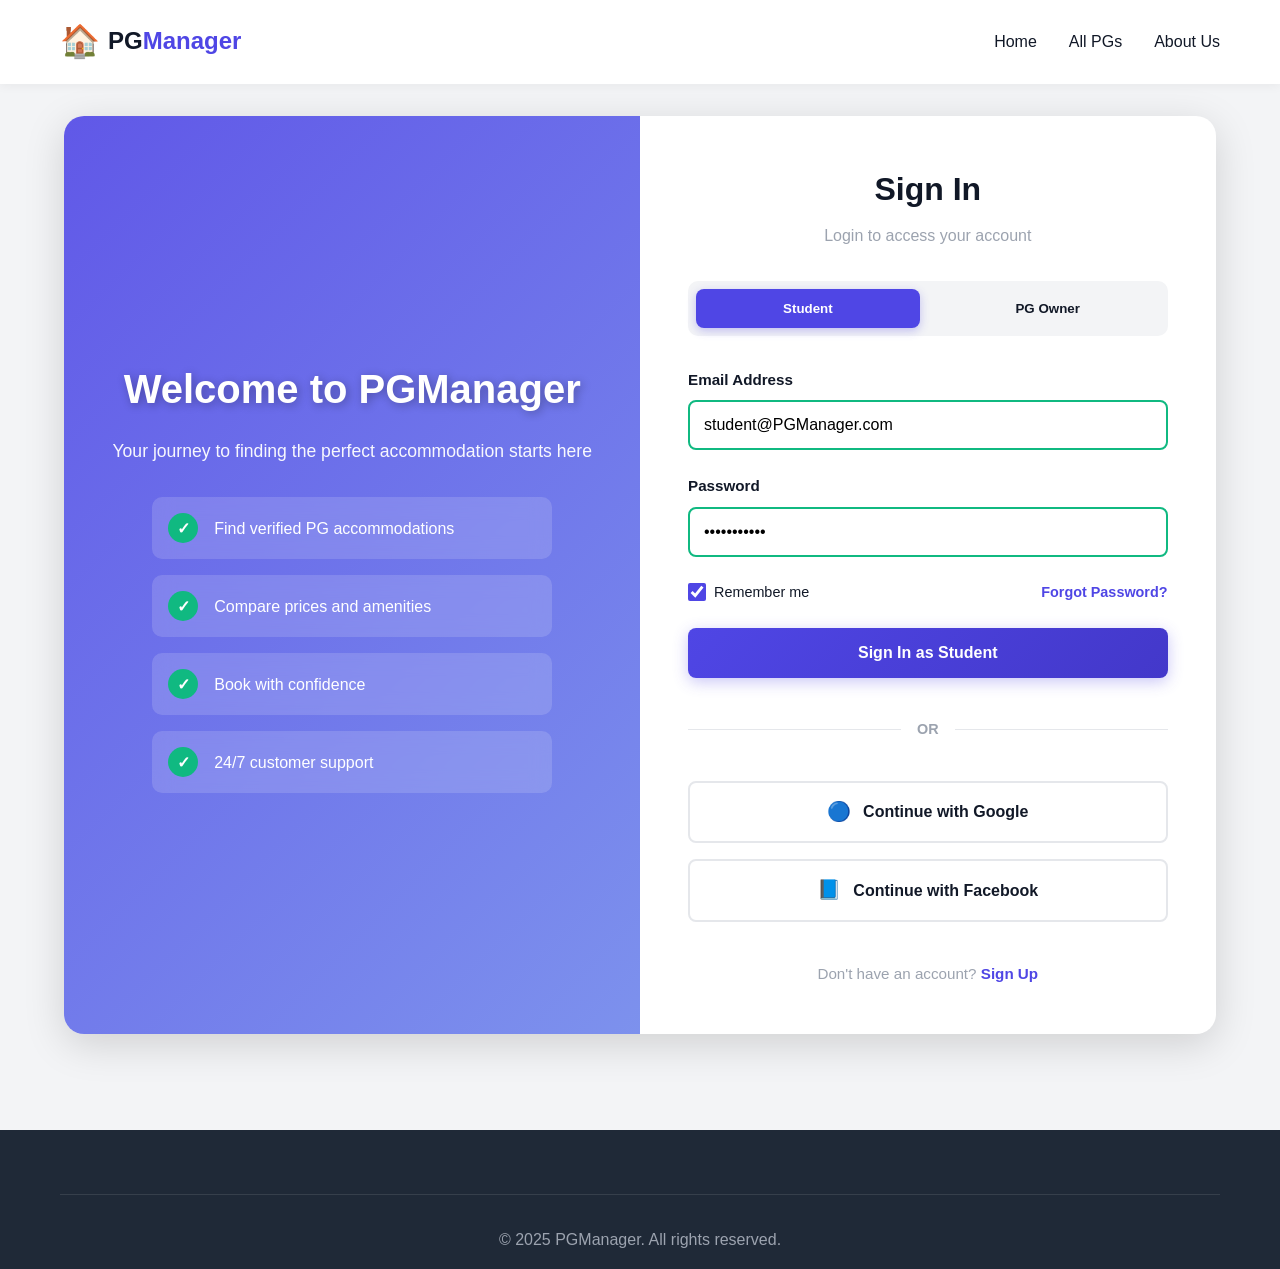
<file: login.html>
<!DOCTYPE html>
<html lang="en">
<head>
    <meta charset="UTF-8">
    <meta name="viewport" content="width=device-width, initial-scale=1.0">
    <title>Login - PGManager</title>
    <link rel="stylesheet" href="assets/css/style.css">
    <link rel="stylesheet" href="assets/css/login.css">
    <link rel="shortcut icon" href="assets\images\house.png" type="image/x-icon">

</head>
<body>
    <nav class="navbar glass">
        <div class="container">
            <div class="nav-wrapper">
                <div class="logo">
                    <a href="index.html">
                        <span class="logo-icon">🏠</span>
                        <span class="logo-text">PG<span class="highlight">Manager</span></span>
                    </a>
                </div>
                <ul class="nav-links">
                    <li><a href="index.html">Home</a></li>
                    <li><a href="pgs.html">All PGs</a></li>
                    <li><a href="about.html">About Us</a></li>
                </ul>
            </div>
        </div>
    </nav>

    <section class="login-section">
        <div class="login-container">
            <div class="login-grid">
                <div class="login-image">
                    <div class="image-overlay">
                        <h2>Welcome to PGManager</h2>
                        <p>Your journey to finding the perfect accommodation starts here</p>
                        <div class="features-list">
                            <div class="feature-item">
                                <div class="check-icon">✓</div>
                                <span>Find verified PG accommodations</span>
                            </div>
                            <div class="feature-item">
                                <div class="check-icon">✓</div>
                                <span>Compare prices and amenities</span>
                            </div>
                            <div class="feature-item">
                                <div class="check-icon">✓</div>
                                <span>Book with confidence</span>
                            </div>
                            <div class="feature-item">
                                <div class="check-icon">✓</div>
                                <span>24/7 customer support</span>
                            </div>
                        </div>
                    </div>
                </div>

                <div class="login-form-container">
                    <div class="form-header">
                        <h1>Sign In</h1>
                        <p>Login to access your account</p>
                    </div>

                    <div class="role-toggle">
                        <button type="button" class="role-btn active" onclick="window.location.href='student-dashboard.html'">Student</button>
                        <button type="button" class="role-btn" onclick="window.location.href='owner-dashboard.html'">PG Owner</button>
                    </div>

                    <form class="login-form" action="student-dashboard.html" method="get">
                        <div class="form-group">
                            <label for="email">Email Address</label>
                            <input type="email" id="email" name="email" placeholder="Enter your email" value="student@PGManager.com" required>
                        </div>

                        <div class="form-group">
                            <label for="password">Password</label>
                            <input type="password" id="password" name="password" placeholder="Enter your password" value="password123" required>
                        </div>

                        <div class="form-options">
                            <label class="checkbox-label">
                                <input type="checkbox" name="remember" checked>
                                Remember me
                            </label>
                            <a href="#" class="forgot-link">Forgot Password?</a>
                        </div>

                        <button type="submit" class="btn-submit">Sign In as Student</button>

                        <div class="divider">
                            <span>OR</span>
                        </div>

                        <div class="social-login">
                            <a href="student-dashboard.html" class="social-btn">
                                <span>🔵</span> Continue with Google
                            </a>
                            <a href="student-dashboard.html" class="social-btn">
                                <span>📘</span> Continue with Facebook
                            </a>
                        </div>

                        <p class="signup-link">
                            Don't have an account? <a href="#">Sign Up</a>
                        </p>
                    </form>
                </div>
            </div>
        </div>
    </section>

    <footer class="footer">
        <div class="container">
            <div class="footer-bottom">
                <p>&copy; 2025 PGManager. All rights reserved.</p>
            </div>
        </div>
    </footer>
</body>
</html>
</file>
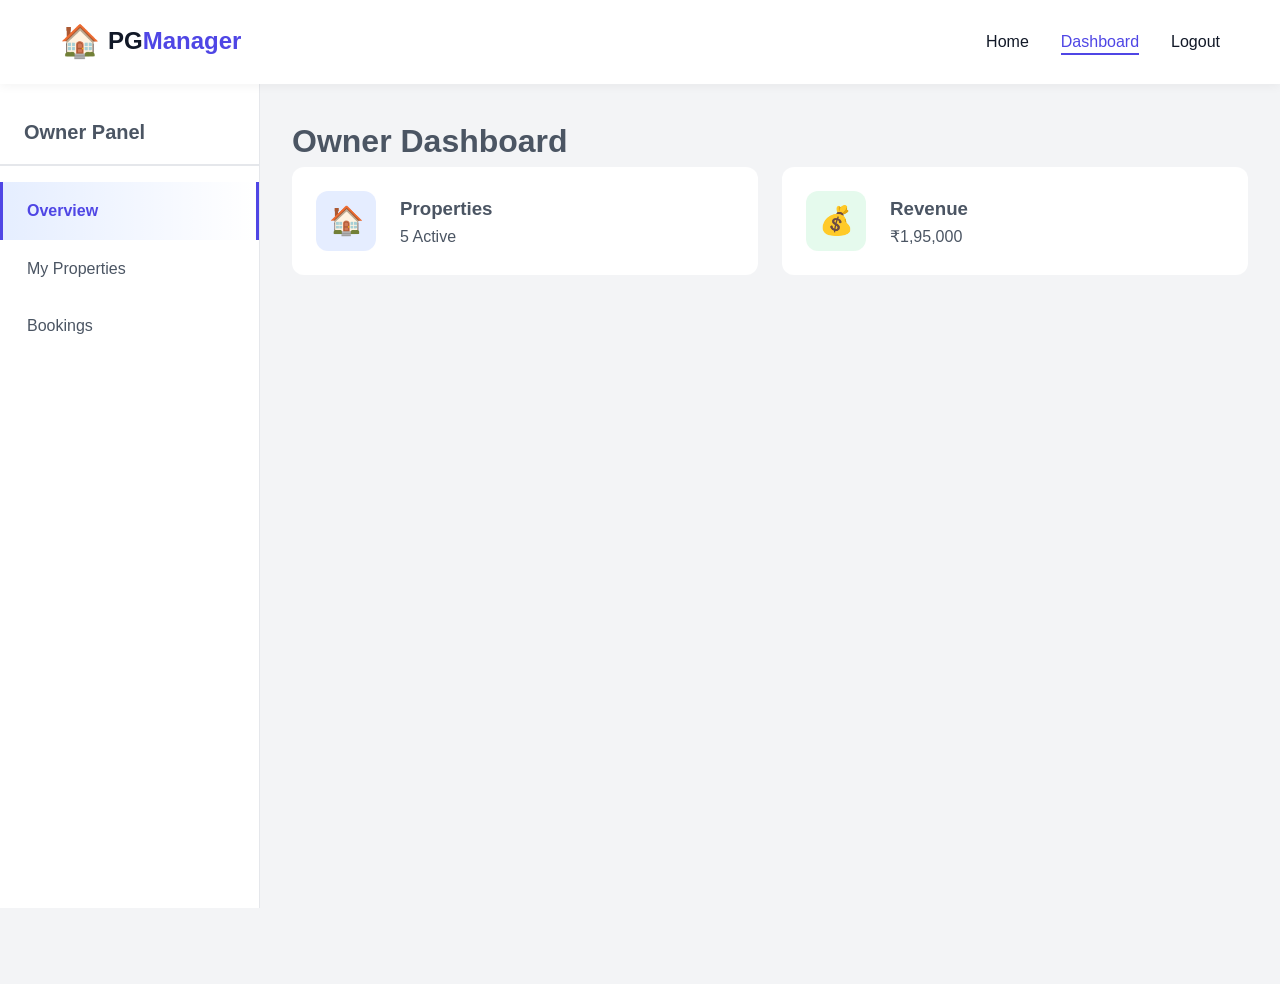
<file: owner-dashboard.html>
<!DOCTYPE html>
<html lang="en">
<head>
    <meta charset="UTF-8">
    <title>Owner Dashboard - PGManager</title>
    <link rel="stylesheet" href="assets/css/style.css">
    <link rel="stylesheet" href="assets/css/dashboard.css">
    <link rel="shortcut icon" href="assets\images\house.png" type="image/x-icon">

</head>
<body>
    <nav class="navbar glass">
        <div class="container">
            <div class="nav-wrapper">
                <div class="logo"><a href="index.html"><span class="logo-icon">🏠</span><span class="logo-text">PG<span class="highlight">Manager</span></span></a></div>
                <ul class="nav-links">
                    <li><a href="index.html">Home</a></li>
                    <li><a href="owner-dashboard.html" class="active">Dashboard</a></li>
                    <li><a href="index.html">Logout</a></li>
                </ul>
            </div>
        </div>
    </nav>
    <div class="dashboard-layout">
        <aside class="dashboard-sidebar">
            <div class="sidebar-header"><h3>Owner Panel</h3></div>
            <nav class="sidebar-nav">
                <a href="#" class="nav-item active">Overview</a>
                <a href="#" class="nav-item">My Properties</a>
                <a href="#" class="nav-item">Bookings</a>
            </nav>
        </aside>
        <main class="dashboard-main">
            <h1>Owner Dashboard</h1>
            <div class="stats-grid">
                <div class="stat-card"><div class="stat-icon blue">🏠</div><div><h3>Properties</h3><p>5 Active</p></div></div>
                <div class="stat-card"><div class="stat-icon green">💰</div><div><h3>Revenue</h3><p>₹1,95,000</p></div></div>
            </div>
        </main>
    </div>
</body>
</html>
</file>
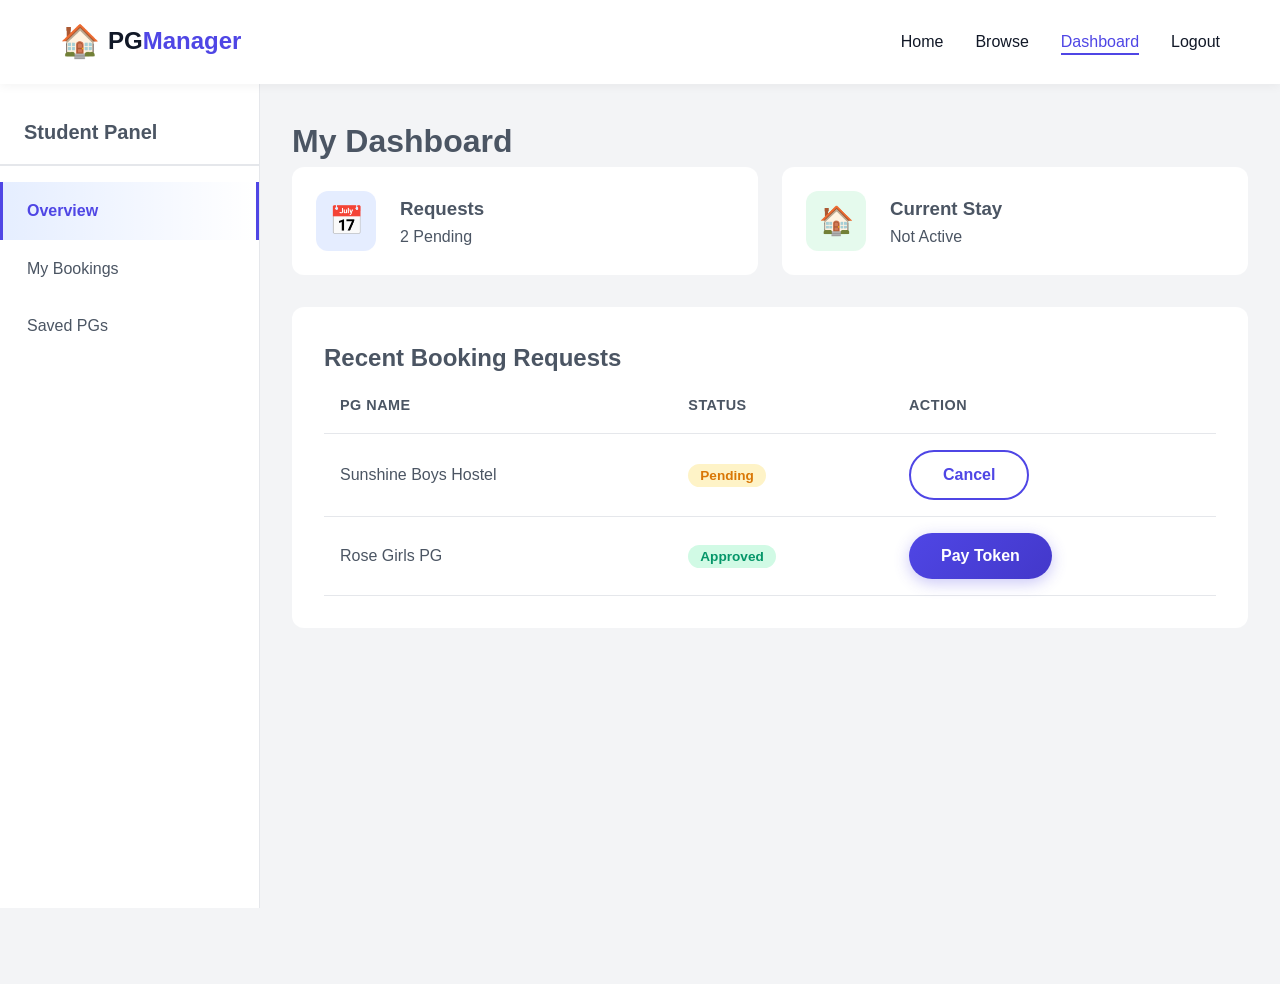
<file: student-dashboard.html>
<!DOCTYPE html>
<html lang="en">
<head>
    <meta charset="UTF-8">
    <title>Student Dashboard - PGManager</title>
    <link rel="stylesheet" href="assets/css/style.css">
    <link rel="shortcut icon" href="assets\images\house.png" type="image/x-icon">
    <link rel="stylesheet" href="assets/css/dashboard.css">
</head>
<body>
    <nav class="navbar glass">
        <div class="container">
            <div class="nav-wrapper">
                <div class="logo"><a href="index.html"><span class="logo-icon">🏠</span><span class="logo-text">PG<span class="highlight">Manager</span></span></a></div>
                <ul class="nav-links">
                    <li><a href="index.html">Home</a></li>
                    <li><a href="pgs.html">Browse</a></li>
                    <li><a href="student-dashboard.html" class="active">Dashboard</a></li>
                    <li><a href="index.html">Logout</a></li>
                </ul>
            </div>
        </div>
    </nav>

    <div class="dashboard-layout">
        <aside class="dashboard-sidebar">
            <div class="sidebar-header"><h3>Student Panel</h3></div>
            <nav class="sidebar-nav">
                <a href="#" class="nav-item active">Overview</a>
                <a href="#" class="nav-item">My Bookings</a>
                <a href="#" class="nav-item">Saved PGs</a>
            </nav>
        </aside>

        <main class="dashboard-main">
            <h1>My Dashboard</h1>
            <div class="stats-grid">
                <div class="stat-card"><div class="stat-icon blue">📅</div><div><h3>Requests</h3><p>2 Pending</p></div></div>
                <div class="stat-card"><div class="stat-icon green">🏠</div><div><h3>Current Stay</h3><p>Not Active</p></div></div>
            </div>

            <div class="section-card">
                <h2>Recent Booking Requests</h2>
                <table class="pg-table">
                    <tr><th>PG Name</th><th>Status</th><th>Action</th></tr>
                    <tr><td>Sunshine Boys Hostel</td><td><span class="booking-status status-pending">Pending</span></td><td><button class="btn-secondary">Cancel</button></td></tr>
                    <tr><td>Rose Girls PG</td><td><span class="booking-status status-confirmed">Approved</span></td><td><button class="btn-primary">Pay Token</button></td></tr>
                </table>
            </div>
        </main>
    </div>
</body>
</html>
</file>
<file: assets/css/style.css>
/* Global Styles */
:root {
    --primary: #4F46E5;
    --primary-dark: #4338CA;
    --primary-light: #818CF8;
    --accent: #F59E0B;
    --success: #10B981;
    --warning: #F59E0B;
    --danger: #EF4444;
    
    --background: #F3F4F6;
    --surface: #FFFFFF;
    --text-main: #111827;
    --text-body: #4B5563;
    --text-light: #9CA3AF;
    --border: #E5E7EB;
    
    --shadow-sm: 0 1px 2px 0 rgba(0, 0, 0, 0.05);
    --shadow-md: 0 4px 6px -1px rgba(0, 0, 0, 0.1), 0 2px 4px -1px rgba(0, 0, 0, 0.06);
    --shadow-lg: 0 10px 15px -3px rgba(0, 0, 0, 0.1), 0 4px 6px -2px rgba(0, 0, 0, 0.05);
    --shadow-xl: 0 20px 25px -5px rgba(0, 0, 0, 0.1), 0 10px 10px -5px rgba(0, 0, 0, 0.04);
    
    --radius-sm: 0.5rem;
    --radius-md: 1rem;
    --radius-lg: 1.5rem;
    
    --white: #ffffff;
}

* {
    margin: 0;
    padding: 0;
    box-sizing: border-box;
}

body {
    font-family: 'Segoe UI', Tahoma, Geneva, Verdana, sans-serif;
    color: var(--text-body);
    background-color: var(--background);
    line-height: 1.6;
    -webkit-font-smoothing: antialiased;
}

.container {
    max-width: 1200px;
    margin: 0 auto;
    padding: 0 20px;
}

.glass {
    background: rgba(255, 255, 255, 0.95);
    backdrop-filter: blur(12px);
    -webkit-backdrop-filter: blur(12px);
    border-bottom: 1px solid rgba(255, 255, 255, 0.5);
}

/* Navigation Bar */
.navbar {
    position: sticky;
    top: 0;
    z-index: 1000;
    transition: all 0.3s ease;
    box-shadow: 0 2px 10px rgba(0, 0, 0, 0.05);
}

.nav-wrapper {
    display: flex;
    justify-content: space-between;
    align-items: center;
    padding: 1rem 0;
}

.logo a {
    display: flex;
    align-items: center;
    text-decoration: none;
    font-size: 1.5rem;
    font-weight: 700;
    color: var(--text-main);
}

.logo-icon {
    font-size: 2rem;
    margin-right: 0.5rem;
}

.logo-text .highlight {
    color: var(--primary);
}

.nav-links {
    display: flex;
    list-style: none;
    gap: 2rem;
    align-items: center;
}

.nav-links a {
    text-decoration: none;
    color: var(--text-main);
    font-weight: 500;
    transition: color 0.3s ease;
    position: relative;
}

.nav-links a::after {
    content: '';
    position: absolute;
    bottom: -5px;
    left: 0;
    width: 0;
    height: 2px;
    background: var(--primary);
    transition: width 0.3s ease;
}

.nav-links a:hover::after,
.nav-links a.active::after {
    width: 100%;
}

.nav-links a:hover,
.nav-links a.active {
    color: var(--primary);
}

/* Buttons */
button, .btn-search, .btn-view, .btn-primary, .btn-secondary, .btn-contact, .share-btn {
    font-family: inherit;
    cursor: pointer;
    border: none;
    transition: all 0.3s cubic-bezier(0.4, 0, 0.2, 1);
    text-decoration: none;
    display: inline-block;
    text-align: center;
}

.btn-primary {
    background: linear-gradient(135deg, var(--primary), var(--primary-dark));
    color: var(--white);
    padding: 0.875rem 2rem;
    border-radius: 50px;
    font-weight: 600;
    font-size: 1rem;
    box-shadow: 0 4px 15px rgba(79, 70, 229, 0.3);
}

.btn-primary:hover {
    transform: translateY(-3px);
    box-shadow: 0 8px 25px rgba(79, 70, 229, 0.4);
}

.btn-large {
    padding: 1.1rem 2.5rem;
    font-size: 1.1rem;
}

.btn-secondary {
    background: var(--surface);
    color: var(--primary);
    padding: 0.875rem 2rem;
    border-radius: 50px;
    border: 2px solid var(--primary);
    font-weight: 600;
    font-size: 1rem;
}

.btn-secondary:hover {
    background: var(--primary);
    color: var(--white);
    transform: translateY(-2px);
}

.btn-login {
    padding: 0.6rem 1.5rem;
    background: var(--primary);
    color: var(--white) !important;
    border-radius: 50px;
    transition: all 0.3s ease;
}

.btn-login::after {
    display: none !important;
}

.btn-login:hover {
    background: var(--primary-dark);
    transform: translateY(-2px);
}

/* Footer */
.footer {
    background: #1F2937;
    color: var(--white);
    padding: 4rem 0 1rem;
    margin-top: 4rem;
}

.footer-grid {
    display: grid;
    grid-template-columns: repeat(auto-fit, minmax(200px, 1fr));
    gap: 2rem;
    margin-bottom: 2rem;
}

.footer-col h3 {
    margin-bottom: 1rem;
    color: var(--white);
    font-size: 1.1rem;
}

.footer-col p, .footer-col ul li a {
    color: #9CA3AF;
    text-decoration: none;
    font-size: 0.95rem;
    line-height: 2;
}

.footer-col ul { 
    list-style: none; 
}

.footer-col ul li { 
    margin-bottom: 0.5rem; 
}

.footer-col ul li a:hover { 
    color: var(--white); 
}

.footer-bottom {
    text-align: center;
    padding-top: 2rem;
    border-top: 1px solid rgba(255, 255, 255, 0.1);
    color: #9CA3AF;
}

/* Utilities */
.text-center { 
    text-align: center; 
}

.mb-4 { 
    margin-bottom: 2rem; 
}

/* Responsive Global */
@media (max-width: 768px) {
    .nav-links { 
        display: none; 
    }
    
    .container { 
        padding: 0 1rem; 
    }
}
.menu-toggle {
  display: none;
  font-size: 2rem;
  cursor: pointer;
}

/* Hide checkbox */
#menu-toggle {
  display: none;
}

/* Hamburger icon */
.menu-icon {
  display: none;
  font-size: 2rem;
  cursor: pointer;
}


@media (max-width: 768px) {
  .menu-icon {
    display: block;
  }

  .nav-links {
    position: absolute;
    top: 70px;
    left: 0;
    width: 100%;
    background: rgba(255, 255, 255, 0.95);
    backdrop-filter: blur(10px);
    flex-direction: column;
    gap: 1rem;
    padding: 1.5rem;
    display: none;
  }

  /* MAGIC LINE */
  #menu-toggle:checked ~ .nav-links {
    display: flex;
  }
}
</file>
<file: assets/css/login.css>
/* Login Section */
.login-section {
    min-height: 100vh;
    display: flex;
    align-items: center;
    padding: 2rem 0;
    background: var(--background);
}

.login-container {
    max-width: 1200px;
    margin: 0 auto;
    padding: 0 20px;
}

.login-grid {
    display: grid;
    grid-template-columns: 1fr 1fr;
    background: var(--surface);
    border-radius: 20px;
    overflow: hidden;
    box-shadow: 0 10px 40px rgba(0, 0, 0, 0.15);
}

/* Left Side - Image */
.login-image {
    position: relative;
    background: linear-gradient(135deg, #667eea 0%, #764ba2 100%);
    background-image: url('https://images.unsplash.com/photo-1522708323590-d24dbb6b0267?w=800');
    background-size: cover;
    background-position: center;
    min-height: 600px;
    display: flex;
    align-items: center;
    justify-content: center;
}

.login-image::before {
    content: '';
    position: absolute;
    top: 0;
    left: 0;
    right: 0;
    bottom: 0;
    background: linear-gradient(135deg, rgba(79, 70, 229, 0.9), rgba(102, 126, 234, 0.85));
    z-index: 1;
}

.image-overlay {
    position: relative;
    z-index: 10;
    padding: 3rem;
    color: var(--white);
    text-align: center;
}

.image-overlay h2 {
    font-size: 2.5rem;
    margin-bottom: 1rem;
    text-shadow: 2px 2px 10px rgba(0, 0, 0, 0.3);
}

.image-overlay > p {
    font-size: 1.1rem;
    margin-bottom: 2rem;
    opacity: 0.95;
}

.features-list {
    display: flex;
    flex-direction: column;
    gap: 1rem;
    text-align: left;
    max-width: 400px;
    margin: 0 auto;
}

.feature-item {
    display: flex;
    align-items: center;
    gap: 1rem;
    background: rgba(255, 255, 255, 0.15);
    padding: 1rem;
    border-radius: 10px;
    backdrop-filter: blur(10px);
    transition: all 0.3s ease;
}

.feature-item:hover {
    background: rgba(255, 255, 255, 0.25);
    transform: translateX(5px);
}

.check-icon {
    width: 30px;
    height: 30px;
    background: var(--success);
    border-radius: 50%;
    display: flex;
    align-items: center;
    justify-content: center;
    font-weight: bold;
    flex-shrink: 0;
}

/* Right Side - Form */
.login-form-container {
    padding: 3rem;
    display: flex;
    flex-direction: column;
    justify-content: center;
}

.form-header {
    text-align: center;
    margin-bottom: 2rem;
}

.form-header h1 {
    font-size: 2rem;
    margin-bottom: 0.5rem;
    color: var(--text-main);
}

.form-header p {
    color: var(--text-light);
}

/* Role Toggle */
.role-toggle {
    display: grid;
    grid-template-columns: 1fr 1fr;
    gap: 1rem;
    margin-bottom: 2rem;
    background: var(--background);
    padding: 0.5rem;
    border-radius: 10px;
}

.role-btn {
    padding: 0.75rem;
    background: transparent;
    border: none;
    border-radius: 8px;
    font-weight: 600;
    cursor: pointer;
    transition: all 0.3s ease;
    color: var(--text-main);
    text-decoration: none;
    text-align: center;
}

.role-btn:hover {
    background: rgba(79, 70, 229, 0.1);
}

.role-btn.active {
    background: var(--primary);
    color: var(--white);
    box-shadow: 0 3px 10px rgba(79, 70, 229, 0.3);
}

/* Login Form */
.login-form {
    display: flex;
    flex-direction: column;
    gap: 1.5rem;
}

.form-group {
    display: flex;
    flex-direction: column;
    gap: 0.5rem;
}

.form-group label {
    font-weight: 600;
    color: var(--text-main);
    font-size: 0.95rem;
}

.form-group input {
    padding: 0.875rem;
    border: 2px solid var(--border);
    border-radius: 8px;
    font-size: 1rem;
    transition: all 0.3s ease;
    font-family: inherit;
}

.form-group input:focus {
    outline: none;
    border-color: var(--primary);
    box-shadow: 0 0 0 3px rgba(79, 70, 229, 0.1);
}

.form-group input::placeholder {
    color: #aaa;
}

/* Form Options */
.form-options {
    display: flex;
    justify-content: space-between;
    align-items: center;
    flex-wrap: wrap;
    gap: 1rem;
}

.checkbox-label {
    display: flex;
    align-items: center;
    gap: 0.5rem;
    cursor: pointer;
    font-size: 0.9rem;
    color: var(--text-main);
}

.checkbox-label input[type="checkbox"] {
    width: 18px;
    height: 18px;
    cursor: pointer;
    accent-color: var(--primary);
}

.forgot-link {
    color: var(--primary);
    text-decoration: none;
    font-weight: 600;
    font-size: 0.9rem;
    transition: color 0.3s ease;
}

.forgot-link:hover {
    color: var(--primary-dark);
}

/* Submit Button */
.btn-submit {
    padding: 1rem;
    background: linear-gradient(135deg, var(--primary), var(--primary-dark));
    color: var(--white);
    border: none;
    border-radius: 8px;
    font-weight: 600;
    font-size: 1rem;
    cursor: pointer;
    transition: all 0.3s ease;
    box-shadow: 0 4px 15px rgba(79, 70, 229, 0.3);
}

.btn-submit:hover {
    transform: translateY(-2px);
    box-shadow: 0 6px 20px rgba(79, 70, 229, 0.4);
}

/* Divider */
.divider {
    display: flex;
    align-items: center;
    text-align: center;
    margin: 1rem 0;
}

.divider::before,
.divider::after {
    content: '';
    flex: 1;
    border-bottom: 1px solid var(--border);
}

.divider span {
    padding: 0 1rem;
    color: var(--text-light);
    font-size: 0.9rem;
    font-weight: 600;
}

/* Social Login */
.social-login {
    display: flex;
    flex-direction: column;
    gap: 1rem;
}

.social-btn {
    padding: 0.875rem;
    border: 2px solid var(--border);
    background: var(--surface);
    border-radius: 8px;
    font-weight: 600;
    cursor: pointer;
    transition: all 0.3s ease;
    display: flex;
    align-items: center;
    justify-content: center;
    gap: 0.75rem;
    text-decoration: none;
    color: var(--text-main);
}

.social-btn:hover {
    background: var(--background);
    transform: translateY(-2px);
    box-shadow: 0 3px 10px rgba(0, 0, 0, 0.1);
}

.social-btn span {
    font-size: 1.2rem;
}

/* Signup Link */
.signup-link {
    text-align: center;
    color: var(--text-light);
    font-size: 0.95rem;
    margin-top: 1rem;
}

.signup-link a {
    color: var(--primary);
    text-decoration: none;
    font-weight: 600;
    transition: color 0.3s ease;
}

.signup-link a:hover {
    color: var(--primary-dark);
}

/* Responsive Design */
@media (max-width: 992px) {
    .login-grid {
        grid-template-columns: 1fr;
    }

    .login-image {
        min-height: 400px;
    }

    .image-overlay {
        padding: 2rem;
    }

    .image-overlay h2 {
        font-size: 2rem;
    }
}

@media (max-width: 768px) {
    .login-section {
        padding: 1rem 0;
    }

    .login-form-container {
        padding: 2rem 1.5rem;
    }

    .form-header h1 {
        font-size: 1.75rem;
    }

    .login-image {
        display: none;
    }

    .role-toggle {
        grid-template-columns: 1fr 1fr;
    }

    .form-options {
        flex-direction: column;
        align-items: flex-start;
    }
}

/* Form Validation Styles */
.form-group input:invalid:not(:placeholder-shown) {
    border-color: var(--danger);
}

.form-group input:valid:not(:placeholder-shown) {
    border-color: var(--success);
}

/* Animation */
@keyframes slideIn {
    from {
        opacity: 0;
        transform: translateY(20px);
    }
    to {
        opacity: 1;
        transform: translateY(0);
    }
}

.login-form {
    animation: slideIn 0.4s ease;
}
</file>
<file: assets/css/dashboard.css>
.dashboard-layout {
    display: grid;
    grid-template-columns: 260px 1fr;
    min-height: 100vh;
    background: var(--background);
}

.dashboard-sidebar {
    background: var(--surface);
    border-right: 1px solid var(--border);
    position: sticky;
    top: 76px;
    height: calc(100vh - 76px);
}

.sidebar-header {
    padding: 2rem;
    border-bottom: 1px solid var(--border);
}

.nav-item {
    display: flex;
    gap: 1rem;
    padding: 1rem 2rem;
    color: var(--text-body);
    text-decoration: none;
    transition: 0.3s;
}

.nav-item:hover,
.nav-item.active {
    background: #EEF2FF;
    color: var(--primary);
    border-right: 3px solid var(--primary);
}

.dashboard-main {
    padding: 2rem;
}

.stats-grid {
    display: grid;
    grid-template-columns: repeat(auto-fit, minmax(240px, 1fr));
    gap: 1.5rem;
    margin-bottom: 2rem;
}

.stat-card {
    background: var(--surface);
    padding: 1.5rem;
    border-radius: var(--radius-md);
    box-shadow: var(--shadow-sm);
    display: flex;
    gap: 1.5rem;
    align-items: center;
}

.stat-icon {
    width: 50px;
    height: 50px;
    border-radius: 12px;
    display: flex;
    align-items: center;
    justify-content: center;
    font-size: 1.5rem;
}

.stat-icon.blue {
    background: #EEF2FF;
    color: var(--primary);
}

.stat-icon.green {
    background: #D1FAE5;
    color: var(--success);
}

.stat-icon.orange {
    background: #FEF3C7;
    color: var(--warning);
}

.section-card {
    background: var(--surface);
    padding: 2rem;
    border-radius: var(--radius-md);
    box-shadow: var(--shadow-sm);
    margin-bottom: 2rem;
}

.pg-table {
    width: 100%;
    border-collapse: collapse;
}

.pg-table th {
    text-align: left;
    padding: 1rem;
    color: var(--text-light);
    border-bottom: 1px solid var(--border);
}

.pg-table td {
    padding: 1rem;
    border-bottom: 1px solid var(--border);
}

.booking-status {
    padding: 0.25rem 0.75rem;
    border-radius: 20px;
    font-size: 0.85rem;
    font-weight: 600;
}

.status-pending {
    background: #FEF3C7;
    color: #D97706;
}

.status-confirmed {
    background: #D1FAE5;
    color: #059669;
}

@media (max-width: 1024px) {
    .dashboard-layout {
        grid-template-columns: 1fr;
    }

    .dashboard-sidebar {
        display: none;
    }

    /* Hide sidebar on mobile for now */
}

/* Dashboard Layout */
.dashboard-layout {
    display: grid;
    grid-template-columns: 260px 1fr;
    min-height: 100vh;
    background: var(--background);
}

/* Sidebar */
.dashboard-sidebar {
    background: var(--white);
    box-shadow: 2px 0 10px var(--shadow);
    position: sticky;
    top: 76px;
    height: calc(100vh - 76px);
    overflow-y: auto;
}

.sidebar-header {
    padding: 2rem 1.5rem 1rem;
    border-bottom: 2px solid var(--border);
}

.sidebar-header h3 {
    font-size: 1.25rem;
    color: var(--text);
}

.sidebar-nav {
    padding: 1rem 0;
}

.nav-item {
    display: flex;
    align-items: center;
    gap: 1rem;
    padding: 1rem 1.5rem;
    color: var(--text);
    text-decoration: none;
    transition: all 0.3s ease;
    border-left: 3px solid transparent;
}

.nav-item:hover {
    background: var(--background);
    border-left-color: var(--primary);
    color: var(--primary);
}

.nav-item.active {
    background: linear-gradient(90deg, rgba(0, 85, 255, 0.1), transparent);
    border-left-color: var(--primary);
    color: var(--primary);
    font-weight: 600;
}

.nav-item .icon {
    font-size: 1.25rem;
}

.nav-item.logout {
    color: #ff4444;
    margin-top: 2rem;
}

.nav-item.logout:hover {
    background: rgba(255, 68, 68, 0.1);
    border-left-color: #ff4444;
}

/* Main Content */
.dashboard-main {
    padding: 2rem;
    max-width: 1400px;
}

.dashboard-header {
    display: flex;
    justify-content: space-between;
    align-items: center;
    margin-bottom: 2rem;
    flex-wrap: wrap;
    gap: 1rem;
}

.dashboard-header h1 {
    font-size: 2rem;
    color: var(--text);
    margin-bottom: 0.25rem;
}

.dashboard-header p {
    color: var(--text-light);
}

/* User Menu */
.user-menu {
    display: flex;
    align-items: center;
    gap: 0.75rem;
    padding: 0.5rem 1rem;
    background: var(--background);
    border-radius: 25px;
    cursor: pointer;
}

.user-avatar {
    width: 35px;
    height: 35px;
    background: var(--primary);
    color: var(--white);
    border-radius: 50%;
    display: flex;
    align-items: center;
    justify-content: center;
    font-size: 1.25rem;
}

.user-name {
    font-weight: 600;
    color: var(--text);
}

/* Stats Grid */
.stats-grid {
    display: grid;
    grid-template-columns: repeat(auto-fit, minmax(250px, 1fr));
    gap: 1.5rem;
    margin-bottom: 2rem;
}

.stat-card {
    background: var(--white);
    padding: 1.5rem;
    border-radius: 12px;
    box-shadow: 0 2px 10px var(--shadow);
    display: flex;
    align-items: center;
    gap: 1.5rem;
    transition: all 0.3s ease;
}

.stat-card:hover {
    transform: translateY(-5px);
    box-shadow: 0 5px 20px var(--shadow);
}

.stat-icon {
    width: 60px;
    height: 60px;
    border-radius: 12px;
    display: flex;
    align-items: center;
    justify-content: center;
    font-size: 1.75rem;
    flex-shrink: 0;
}

.stat-icon.blue {
    background: rgba(0, 85, 255, 0.1);
    color: var(--primary);
}

.stat-icon.green {
    background: rgba(0, 200, 83, 0.1);
    color: var(--success);
}

.stat-icon.orange {
    background: rgba(255, 79, 0, 0.1);
    color: var(--accent);
}

.stat-icon.purple {
    background: rgba(118, 75, 162, 0.1);
    color: #764ba2;
}

.stat-info h3 {
    font-size: 0.9rem;
    color: var(--text-light);
    margin-bottom: 0.5rem;
    font-weight: 500;
}

.stat-number {
    font-size: 1.75rem;
    font-weight: 700;
    color: var(--text);
    margin-bottom: 0.25rem;
}

.stat-change {
    font-size: 0.85rem;
    font-weight: 600;
}

.stat-change.positive {
    color: var(--success);
}

.stat-change.neutral {
    color: var(--text-light);
}

/* Section Card */
.section-card {
    background: var(--white);
    padding: 2rem;
    border-radius: 12px;
    box-shadow: 0 2px 10px var(--shadow);
    margin-bottom: 2rem;
}

.section-header {
    display: flex;
    justify-content: space-between;
    align-items: center;
    margin-bottom: 1.5rem;
}

.section-header h2 {
    font-size: 1.5rem;
    color: var(--text);
}

/* Table */
.table-container {
    overflow-x: auto;
}

.pg-table {
    width: 100%;
    border-collapse: collapse;
}

.pg-table thead {
    background: var(--background);
}

.pg-table th {
    padding: 1rem;
    text-align: left;
    font-weight: 600;
    color: var(--text);
    font-size: 0.9rem;
    text-transform: uppercase;
    letter-spacing: 0.5px;
}

.pg-table td {
    padding: 1rem;
    border-bottom: 1px solid var(--border);
    color: var(--text);
}

.pg-table tr:hover {
    background: var(--background);
}

.pg-info {
    display: flex;
    align-items: center;
    gap: 1rem;
}

.pg-info img {
    width: 60px;
    height: 60px;
    border-radius: 8px;
    object-fit: cover;
}

.pg-info strong {
    display: block;
    margin-bottom: 0.25rem;
}

.sub-text {
    font-size: 0.85rem;
    color: var(--text-light);
}

/* Badges */
.badge-available {
    background: rgba(0, 200, 83, 0.1);
    color: var(--success);
    padding: 0.3rem 0.8rem;
    border-radius: 20px;
    font-size: 0.85rem;
    font-weight: 600;
}

.badge-limited {
    background: rgba(255, 179, 0, 0.1);
    color: var(--warning);
    padding: 0.3rem 0.8rem;
    border-radius: 20px;
    font-size: 0.85rem;
    font-weight: 600;
}

.badge-full {
    background: rgba(255, 68, 68, 0.1);
    color: #ff4444;
    padding: 0.3rem 0.8rem;
    border-radius: 20px;
    font-size: 0.85rem;
    font-weight: 600;
}

.status-badge {
    padding: 0.3rem 0.8rem;
    border-radius: 20px;
    font-size: 0.85rem;
    font-weight: 600;
}

.status-badge.active {
    background: rgba(0, 200, 83, 0.1);
    color: var(--success);
}

/* Action Buttons */
.action-buttons {
    display: flex;
    gap: 0.5rem;
}

.action-btn {
    width: 35px;
    height: 35px;
    border: 2px solid var(--border);
    background: var(--white);
    border-radius: 8px;
    cursor: pointer;
    transition: all 0.3s ease;
    font-size: 1rem;
}

.action-btn:hover {
    transform: translateY(-2px);
    box-shadow: 0 3px 10px var(--shadow);
}

.action-btn.edit:hover {
    border-color: var(--primary);
    background: var(--primary);
}

.action-btn.view:hover {
    border-color: var(--success);
    background: var(--success);
}

.action-btn.delete:hover {
    border-color: #ff4444;
    background: #ff4444;
}

/* Form */
.pg-form {
    display: flex;
    flex-direction: column;
    gap: 1.5rem;
}

.form-row {
    display: grid;
    grid-template-columns: repeat(auto-fit, minmax(250px, 1fr));
    gap: 1.5rem;
}

.checkbox-grid {
    display: grid;
    grid-template-columns: repeat(auto-fill, minmax(150px, 1fr));
    gap: 1rem;
    margin-top: 0.5rem;
}

.pg-form small {
    color: var(--text-light);
    font-size: 0.85rem;
    margin-top: 0.5rem;
    display: block;
}

.form-actions {
    display: flex;
    gap: 1rem;
    justify-content: flex-end;
    padding-top: 1rem;
    border-top: 2px solid var(--border);
}

/* Bookings List */
.bookings-list {
    display: flex;
    flex-direction: column;
    gap: 1rem;
}

.booking-item {
    display: grid;
    grid-template-columns: 1fr auto auto;
    gap: 1.5rem;
    align-items: center;
    padding: 1.25rem;
    background: var(--background);
    border-radius: 10px;
    transition: all 0.3s ease;
}

.booking-item:hover {
    background: #e8edf2;
    transform: translateX(5px);
}

.booking-user {
    display: flex;
    align-items: center;
    gap: 1rem;
}

.booking-user .user-avatar {
    width: 50px;
    height: 50px;
    font-size: 1.5rem;
}

.booking-user strong {
    display: block;
    margin-bottom: 0.25rem;
}

.booking-user p {
    color: var(--text-light);
    font-size: 0.9rem;
}

.booking-date p {
    font-weight: 600;
    margin-bottom: 0.25rem;
}

.time {
    font-size: 0.85rem;
    color: var(--text-light);
}

.booking-actions {
    display: flex;
    gap: 0.5rem;
}

.btn-small {
    padding: 0.5rem 1rem;
    border: none;
    border-radius: 6px;
    font-weight: 600;
    cursor: pointer;
    transition: all 0.3s ease;
    font-size: 0.9rem;
}

.btn-small.accept {
    background: var(--success);
    color: var(--white);
}

.btn-small.accept:hover {
    background: #00a845;
}

.btn-small.reject {
    background: #ff4444;
    color: var(--white);
}

.btn-small.reject:hover {
    background: #cc0000;
}

/* Responsive Design */
@media (max-width: 1024px) {
    .dashboard-layout {
        grid-template-columns: 1fr;
    }

    .dashboard-sidebar {
        position: static;
        height: auto;
    }

    .stats-grid {
        grid-template-columns: repeat(auto-fit, minmax(200px, 1fr));
    }
}

@media (max-width: 768px) {
    .dashboard-main {
        padding: 1rem;
    }

    .dashboard-header {
        flex-direction: column;
        align-items: flex-start;
    }

    .stats-grid {
        grid-template-columns: 1fr;
    }

    .section-card {
        padding: 1.5rem;
    }

    .pg-table {
        font-size: 0.85rem;
    }

    .pg-table th,
    .pg-table td {
        padding: 0.75rem 0.5rem;
    }

    .booking-item {
        grid-template-columns: 1fr;
        gap: 1rem;
    }

    .form-row {
        grid-template-columns: 1fr;
    }

    .form-actions {
        flex-direction: column;
    }

    .form-actions button {
        width: 100%;
    }
}
</file>
